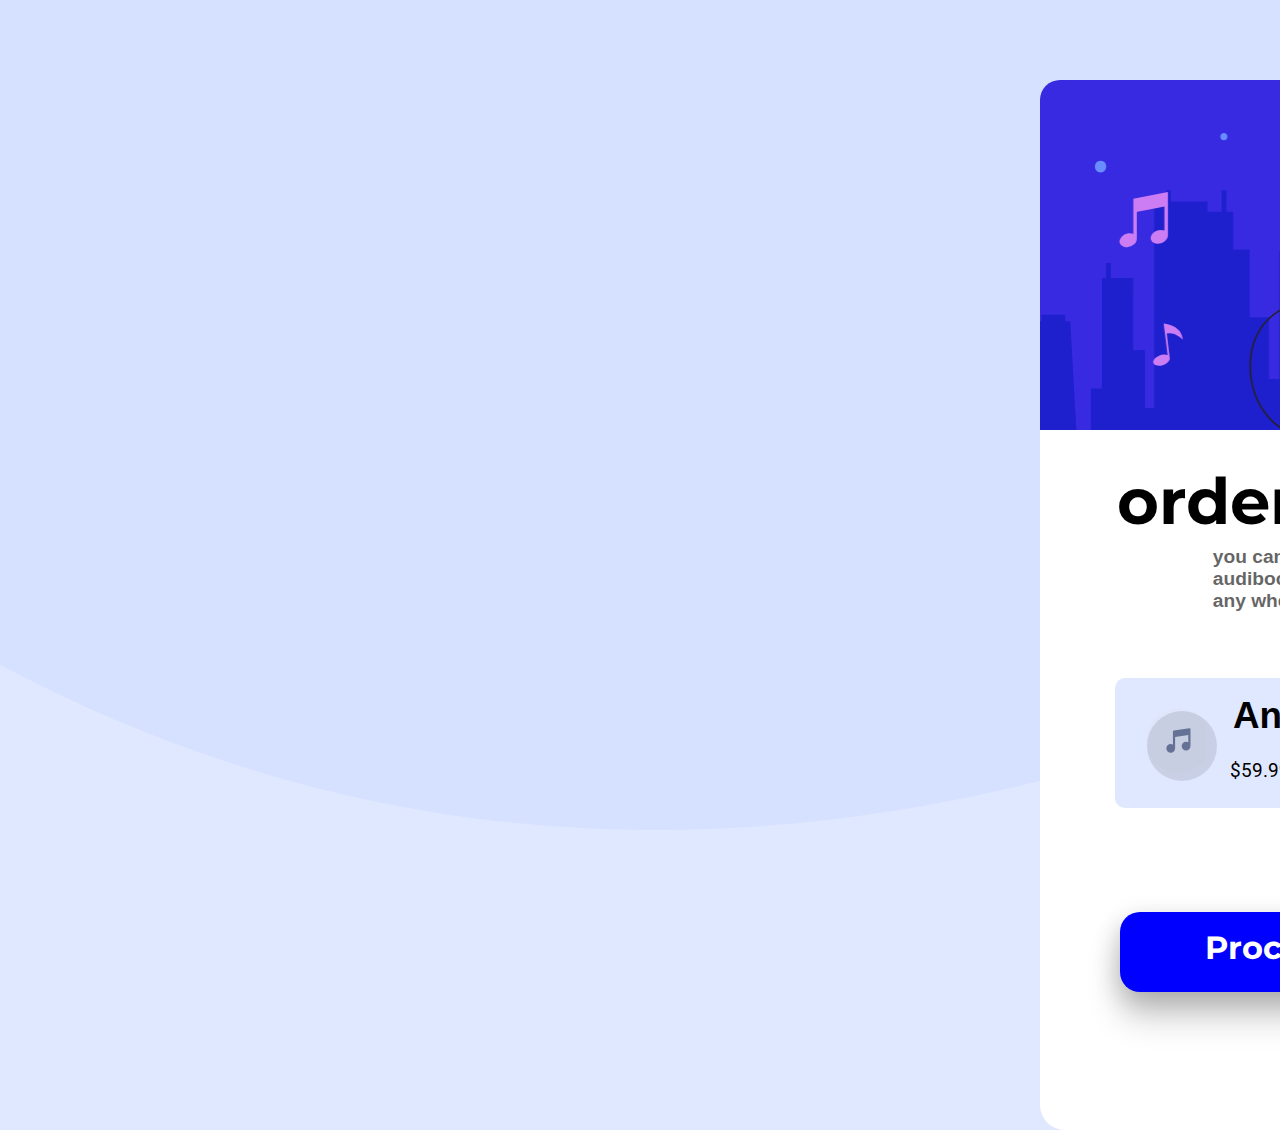
<file: index.html>
<!DOCTYPE html>
<html lang="en">
<head>
    <meta charset="UTF-8">
    <meta name="viewport" content="width=device-width, initial-scale=1.0">
    <title>My Music Website</title>
    <link rel="stylesheet" href="style.css">
    <link rel="preconnect" href="https://fonts.googleapis.com">
<link rel="preconnect" href="https://fonts.gstatic.com" crossorigin>
<link href="https://fonts.googleapis.com/css2?family=Montserrat:ital,wght@0,100..900;1,100..900&display=swap" rel="stylesheet">
<link rel="preconnect" href="https://fonts.googleapis.com">
<link rel="preconnect" href="https://fonts.gstatic.com" crossorigin>
<link href="https://fonts.googleapis.com/css2?family=Montserrat:ital,wght@0,100..900;1,100..900&family=Roboto:ital,wght@0,100;0,300;0,400;0,500;0,700;0,900;1,100;1,300;1,400;1,500;1,700;1,900&display=swap" rel="stylesheet">
</head>
<body>
    <div class="backgroundimage">
        <div class="container">
            <div class="image1"></div>
            <h1 class="heading1">order summary</h1>
            <p class="para1">you can now listen to millions of songs <br>audibooks, and podcasts on any device <br> any where you like!</p>
            <div class="container2">
                <div class="img"></div>
                <div class="circle"></div>
                <h2 class="heading2">Annual Plan</h2>
                <p class="para2">$59.99/year</p>
                <a href="#">change</a>
            </div>
            <div class="container3">
                <h3 class="heading3">Proceed to Payment</h3> 
            </div>
            <p class="cancel">cancel order</p>
            
        </div>

    </div>
    
</body>
</html>
</file>
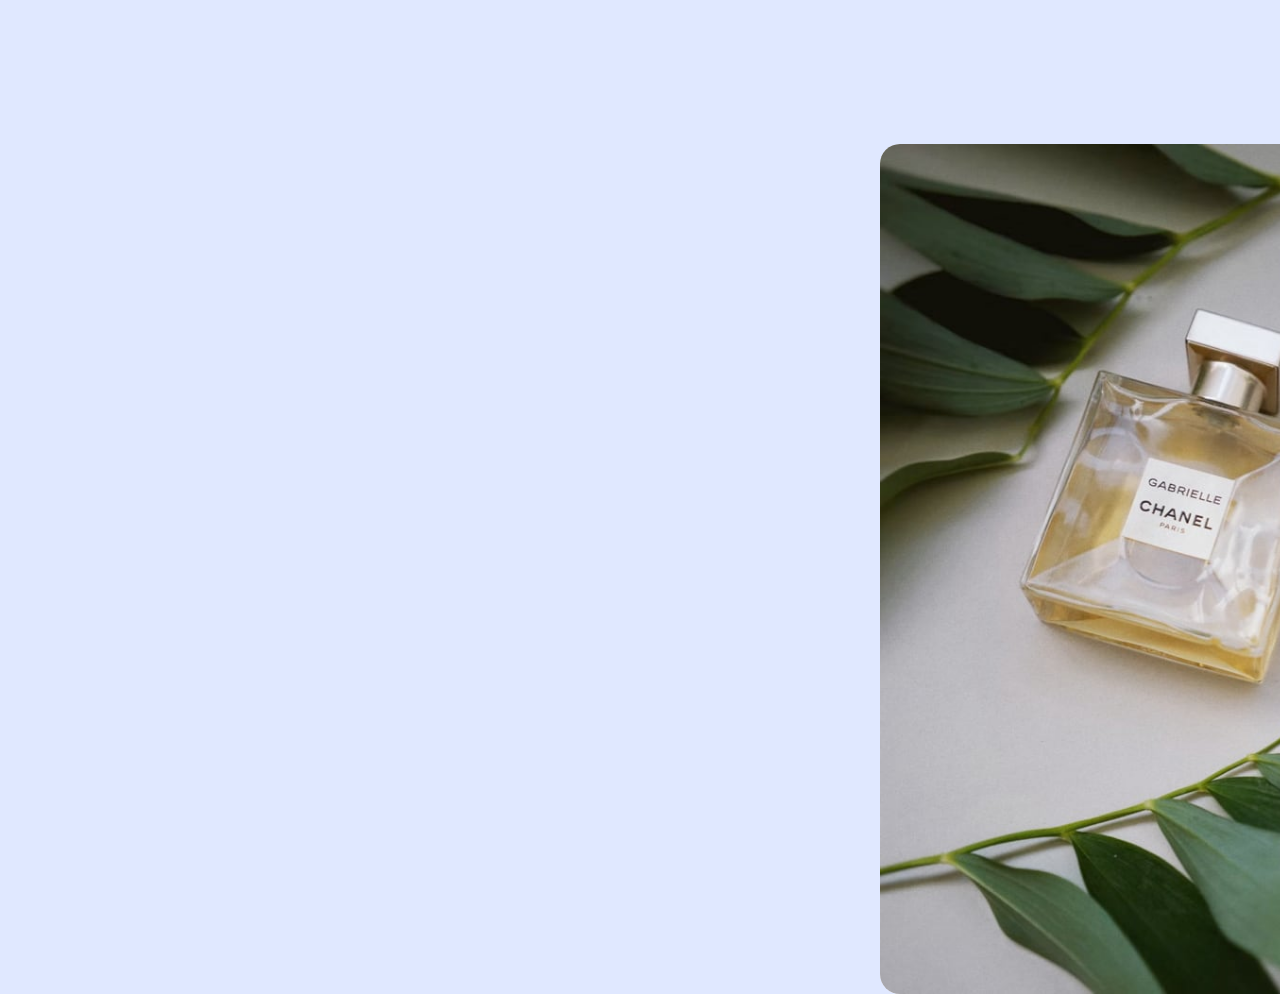
<file: order cart/index.html>
<!DOCTYPE html>
<html lang="en">
<head>
    <meta charset="UTF-8">
    <meta name="viewport" content="width=device-width, initial-scale=1.0">
    <title>Order Cart</title>
    <link rel="stylesheet" href="style.css">
    <link rel="preconnect" href="https://fonts.googleapis.com">
<link rel="preconnect" href="https://fonts.gstatic.com" crossorigin>
<link href="https://fonts.googleapis.com/css2?family=Inter+Tight:ital,wght@0,100..900;1,100..900&display=swap" rel="stylesheet">
<link rel="preconnect" href="https://fonts.googleapis.com">
<link rel="preconnect" href="https://fonts.gstatic.com" crossorigin>
<link href="https://fonts.googleapis.com/css2?family=Anton&display=swap" rel="stylesheet">
<link rel="preconnect" href="https://fonts.googleapis.com">
<link rel="preconnect" href="https://fonts.gstatic.com" crossorigin>
<link href="https://fonts.googleapis.com/css2?family=DM+Serif+Text:ital@0;1&display=swap" rel="stylesheet">
<link rel="preconnect" href="https://fonts.googleapis.com">
<link rel="preconnect" href="https://fonts.gstatic.com" crossorigin>

<link rel="preconnect" href="https://fonts.googleapis.com">
<link rel="preconnect" href="https://fonts.gstatic.com" crossorigin>
<link href="https://fonts.googleapis.com/css2?family=Bodoni+Moda+SC:ital,opsz,wght@0,6..96,400..900;1,6..96,400..900&display=swap" rel="stylesheet">
</head>
<body>
    <div class="container">
        <div class="img1"></div>
        <div class="container1">
        <p class="para1">PERFUME</p>
        <h1 class="heading1">Gaberielle <br> Essence Eau <br> De Parfum</h1>
        <p class="para2">A floral, solar and voluptuous <br>
        interpretation composed by <br>
        Oliveir Polge Perfume-creator <br>
       for the House of CHANEL.</p>
       <h2 class="heading2">$149.99</h2>
       <p class="dollar"><s>$169.99</s></p>
       <div class="divbox">
        <div class="image2"></div>
        <p class="cart">Add to Cart</p>
        
       </div>
    </div>
    </div>
</body>
</html>
</file>
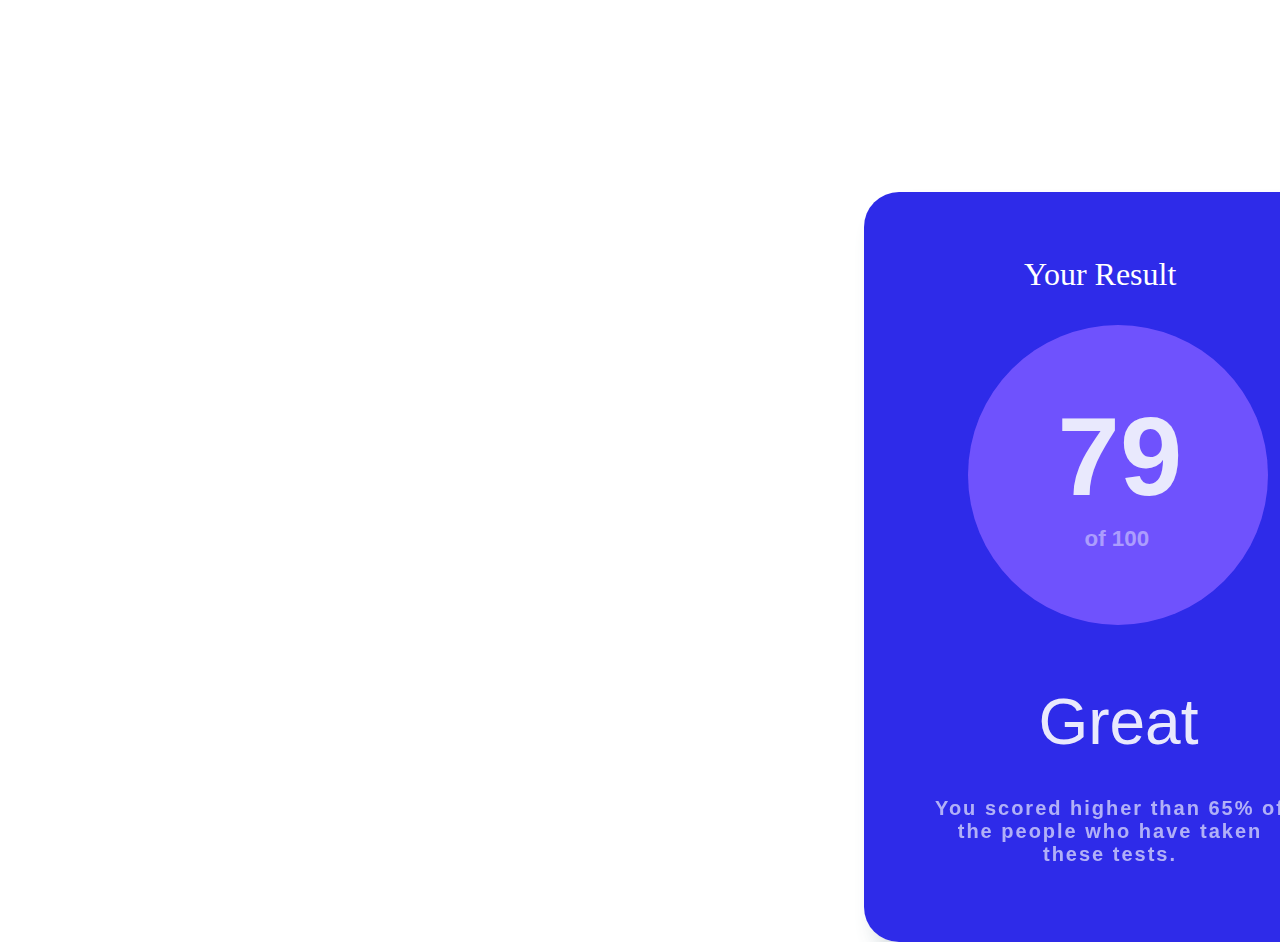
<file: project  3 css/index.html>
<!DOCTYPE html>
<html lang="en">
<head>
    <meta charset="UTF-8">
    <meta name="viewport" content="width=device-width, initial-scale=1.0">
    <title>My Project</title>
    <link rel="stylesheet" href="style.css">
</head>
<body>
    <div class="container"> 

            <div class="container-left">
                <p class="result">Your Result</p>
                <div class="circle">
                    <h1 class="heading1">79 <br><span>of 100</span></h1>
                    <h2 class="great">Great</h2>
                    <p class="para1">You scored higher than 65% of <br>
                    the people who have taken <br> these tests.</p>

                </div>
            </div>

            <div class="container-right">
                <h3>Summary</h3>
                <div class="ctn1">
                    <div class="img1"></div>
                    <p class="reaction">Reaction</p>
                    <p class="eighty">80<span>/100</span></p>
                </div>
                <div class="ctn2">
                    <div class="img2"></div>
                    <p class="memory">Memory</p>
                    <p class="ninety">92<span>/100</span></p>
                </div>
                <div class="ctn3">
                    <div class="img3"></div>
                    <p class="verbal">Verbal</p>
                    <p class="sixty">61<span>/100</span></p>
                </div>
                <div class="ctn4">
                    <div class="img4"></div>
                    <p class="visual">Visual</p>
                    <p class="seventy">72<span>/100</span></p>
                </div>
                <div class="lastdiv">
                    <p>Continue</p>
                </div>
                
            </div>

    </div>
</body>
</html>
</file>
<file: style.css>
*{
    padding: 0;
    margin: 0;
    box-sizing: border-box;
    background-color: hsl(225, 100%, 94%);
}
.backgroundimage{
    background: url(pattern-background-desktop.svg);
    background-size: cover;
    width: 2730px;
    height: 830px;
}
.container{
    width: 700px;
    height: 1050px;
    background-color: white;
    position: relative;
    left: 65em;
    top: 5em;
    border-radius: 25px;
}
.image1{
    background: url(illustration-hero.svg);
    background-size: cover;
    width: 700px;
    height: 350px;
    border-top-left-radius: 20px;
    border-top-right-radius: 20px;
}
.heading1{
    font-size: 4em;
    font-family: "Montserrat", sans-serif;
    background-color: white;
    width: 8.3em;
    position: relative;
    left: 1.2em;
    top: +0.5em;
}
.para1{
    font-size: 1.2em;
    font-family: sans-serif;
    font-weight: bold;
    background-color: white;
    /* letter-spacing: px; */
    width: 20em;
    position: relative;
    left: 9em;
    top: 2em;
    opacity: 0.6;
}
.container2{
    width: 550px;
    height: 130px;
    /* background-color: rgba(6, 105, 105, 0.082); */
    position: relative;
    left: 4.7em;
    top: 6.5em;
    border-radius: 10px;

}
.heading2{
    font-family: 'Franklin Gothic Medium', 'Arial Narrow', Arial, sans-serif;
    font-weight: bold;
    font-size: 2.3em;
    position: relative;
    left: 3.2em;
    top: -3.2em;
    width: 7em;
   

}
.para2{
    font-size: 1.2em;
    font-family: "Roboto";
    position: relative;
    left: 6em;
    top: -5em;
    width: 8em;
}
.img{
    background: url(icon-music.svg);
    background-size: cover;
    height: 65px;
    width: 60px;
    position: relative;
    left: 1.9em;
    top: 1.9em;
    background-color: hsl(225, 100%, 94%);
    color: hsl(225, 100%, 94%);
}
.circle{
    width: 70px;
    height: 70px;
    position: relative;
    left: 2em;
    top: -2em;
    background-color: black;
    border-radius: 50%;
    opacity: 0.1;
}
a{
    position: relative;
    left: 12.5em;
    top: -4.7em;
    font-size: 2em;
    font-weight: bold;
    font-family: 'Franklin Gothic Medium', 'Arial Narrow', Arial, sans-serif;
}
.container3{
    position: relative;
    top: 13em;
    left: 5em;
    width: 550px;
    height: 80px;
    background-color: blue;
    border-radius: 20px;
    text-align: center;
    box-shadow:  0 25px 34px 0 rgba(0, 0, 0, 0.2), 0 8px 26px 0 rgba(0, 0, 0, 0.19);;
}
.heading3{
    position: relative;
    top: 0.5em;
    left: 2em;
    background-color: blue;
    width: 12em;
    font-family: "Montserrat";
    font-size: 2em;
    color: white;
}
.cancel{
    position: relative;
    left: 8em;
    top: 8em;
    font-size: 2em;
    width: 7em;
    background-color: white;
    font-family: 'Franklin Gothic Medium', 'Arial Narrow', Arial, sans-serif;
}
</file>
<file: order cart/style.css>
*{
    margin: 0;
    padding: 0;
    box-sizing: border-box;
}
body{
    background-color:  hsl(225, 100%, 94%);
}
.container{
    height: 850px;
    width: 1000px;
    background-color: white;
    position: relative;
    left: 55em;
    top: 9em;
    border-radius: 20px;
}
.img1{
    background: url(image-product-desktop.jpg);
    background-size: cover;
    width: 500px;
    height: 850px;
    border-top-left-radius: 20px;
    border-bottom-left-radius: 20px;
}
.container1{
    position: relative;
    left: 34em;
    top: -50em;
    background-color: white;
    width: 13em;
}
.para1{
    font-family: "Inter Tight", sans-serif;
    font-optical-sizing: auto;
    font-weight: light;
    font-style: normal;
    letter-spacing: 15px;
    font-size: 1em; 
}
.heading1{
    font-family: "DM Serif Text", serif;
    font-weight: 400;
    font-style: normal;
    font-size: 4em;
    width: 7em;
    
}
.para2{
    font-family: "Poppins", sans-serif;
    font-style: normal;
    width: 15em;
    font-size: 1.7em;
    color: rgba(0, 0, 0, 0.5);
    position: relative;
    top: 1.5em;
    letter-spacing: 1.4px;
}
.heading2{
    position: relative;
    top: 1.5em;
    font-size: 4em;
    font-family: "Bodoni Moda SC", serif;
    font-optical-sizing: auto;
    font-weight: bold;
    font-style: normal;
    color: green;
}
.divbox{
    position: relative;
    top: 9em;
    /* left: 2em; */
    width: 25em;
    height: 5em;
    background-color: green;
    border-radius: 20px;
}
.cart{
    position: relative;
    top: -0.5em;
    left: 3em;
    font-size: 2.5em;
    color: white;
    font-family: 'Franklin Gothic Medium', 'Arial Narrow', Arial, sans-serif;
}
.image2{
    background: url(icon-cart.svg);
    background-size: cover;
    width: 40px;
    height: 40px;
    position: relative;
    left: 3.4em;
    top: 1.4em;
}
.dollar{
    font-family: 'Franklin Gothic Medium', 'Arial Narrow', Arial, sans-serif;
    font-weight: bold;
    font-size: 1.5em;
    position: relative;
    left: 12em;
    top: 1.3em;
    opacity: 0.4;

}
</file>
<file: project  3 css/style.css>
*{
    padding: 0;
    margin: 0;
    box-sizing: border-box;
}
body{
    background-color: white;
}
.container{
    width: 1000px;
    height: 750px;
    background-color: white;
    position: relative;
    top: 12em;
    left: 54em;
    border-radius: 35px;
    box-shadow: 10px 16px 19px hsla(192, 13%, 85%, 0.938);
}
.container-left{
    height: 750px;
    width: 500px;
    background-color: hsl(241, 81%, 54%);
    border-radius: 35px;
}
.container-right{
    height: 750px;
    width: 500px;
    background-color: white;
    position: relative;
    left: 31em;
    bottom: 50em;
    border-bottom-right-radius: 30px;
    border-top-right-radius: 30px;
}
.result{
    font-size: 2em;
    font-family: 'Times New Roman', Times, serif;
    color: white;
    position: relative;
    left: 5em;
    top: 2em;
}
.circle{
    height: 300px;
    width: 300px;
    background-color: hsl(252, 100%, 67%);
    position: relative;
    left: 6.5em;
    top: 6em;
    border-radius: 50%;
    opacity: 0.9;
}
.heading1{
    position: relative;
    left: 0.8em;
    top: 0.6em;
    font-size: 7em;
    color: white;
    font-family: Arial, Helvetica, sans-serif;
}
span{
    position: relative;
    left: 1.2em;
    top: -3.5em;
    font-size: 0.2em;
    font-family:  sans-serif;
    opacity: 0.5;
}
.great{
    font-size: 4em;
    font-family: 'Gill Sans', 'Gill Sans MT', Calibri, 'Trebuchet MS', sans-serif;
    color: white;
    font-weight: 100;
    position: relative;
    left: 1.1em;
    top: 1.6em;
}
.para1{
    font-size: 20px;
    font-family: 'Trebuchet MS', 'Lucida Sans Unicode', 'Lucida Grande', 'Lucida Sans', Arial, sans-serif;
    color: white;
    font-weight: bold;
    opacity: 0.7;
    position: relative;
    top: 7em;
    left: -2.9em;
    letter-spacing: 2px;
    width: 20em;
    text-align: center;
}
h3{
    font-size: 2em;
    font-family: 'Segoe UI', Tahoma, Geneva, Verdana, sans-serif;
    font-weight: bold;
    position: relative;
    left: 2em;
    top: 2em;
}
.ctn1{
    width: 400px;
    height: 80px;
    background-color: hsla(0, 94%, 48%, 0.103);
    position: relative;
    left: 2em;
    top: 5em;
    font-size: 1.5em;
    font-family: system-ui, -apple-system, BlinkMacSystemFont, 'Segoe UI', Roboto, Oxygen, Ubuntu, Cantarell, 'Open Sans', 'Helvetica Neue', sans-serif;
    border-radius: 15px;
    font-weight: bold;
}
.img1{
    background: url(icon-reaction.svg);
    background-size: cover;
    height: 30px;
    width: 30px;
    position: relative;
    top: 1.1em;
    left: 1.2em;
}

.reaction{
  color: hsl(0, 100%, 67%);
  position: relative;
  left: 3em;
  top: -0.3em;;

}
.eighty{
    font-size: 1em;
    position: relative;
    top: -1.56em;
    left: 10em;
}

.ctn1 span{
    font-size: 0.8em;
    font-family: 'Courier New', Courier, monospace;
    position: relative;
    top: -0.2em;
    left: 0.5em  
}
.ctn2{
    width: 400px;
    height: 80px;
    background-color:  hsla(47, 72%, 66%, 0.651);
    position: relative;
    left: 2em;
    top: 6.4em;
    font-size: 1.5em;
    font-family: system-ui, -apple-system, BlinkMacSystemFont, 'Segoe UI', Roboto, Oxygen, Ubuntu, Cantarell, 'Open Sans', 'Helvetica Neue', sans-serif;
    border-radius: 15px;
    font-weight: bold;

}
.img2{
    background: url(icon-memory.svg);
    background-size: cover;
    height: 30px;
    width: 30px;
    position: relative;
    top: 1.1em;
    left: 1.2em;
}
.memory{
    color: hsl(39, 100%, 56%);
    font-size: 1em;
    position: relative;
    left: 3em;
    top: -0.3em;
}
.ninety{
    font-size: 1em;
    position: relative;
    top: -1.56em;
    left: 10em;
}
.ctn2 span{
    font-size: 0.8em;
    font-family: 'Courier New', Courier, monospace;
    position: relative;
    top: -0.2em;
    left: 0.5em  
}
.ctn3{
    width: 400px;
    height: 80px;
    background-color: hsla(167, 7%, 49%, 0.541);
    position: relative;
    left: 2em;
    top: 8em;
    font-size: 1.5em;
    font-family: system-ui, -apple-system, BlinkMacSystemFont, 'Segoe UI', Roboto, Oxygen, Ubuntu, Cantarell, 'Open Sans', 'Helvetica Neue', sans-serif;
    border-radius: 15px;
    font-weight: bold;
}
.img3{
    background: url(icon-verbal.svg);
    background-size: cover;
    height: 30px;
    width: 30px;
    position: relative;
    top: 1.1em;
    left: 1.2em;
}


.verbal{
    color: rgba(0, 189, 145, 0.726);
    position: relative;
    left: 3em;
    top: -0.3em;
}
.sixty{
    font-size: 1em;
    position: relative;
    top: -1.56em;
    left: 10em;
}
.ctn3 span{
    font-size: 0.8em;
    font-family: 'Courier New', Courier, monospace;
    position: relative;
    top: -0.2em;
    left: 0.5em  
}
.ctn4{
    width: 400px;
    height: 80px;
    background-color:  hsla(233, 42%, 30%, 0.397);
    position: relative;
    left: 2em;
    top: 9.5em;
    font-weight: bold;
    font-size: 1.5em;
    font-family: system-ui, -apple-system, BlinkMacSystemFont, 'Segoe UI', Roboto, Oxygen, Ubuntu, Cantarell, 'Open Sans', 'Helvetica Neue', sans-serif;
    border-radius: 15px;
}
.img4{
    background: url(icon-visual.svg);
    background-size: cover;
    height: 30px;
    width: 30px;
    position: relative;
    top: 1.1em;
    left: 1.2em;
}
.visual{
    color: hsl(234, 85%, 45%);
    position: relative;
    left: 3em;
    top: -0.3em;
}
.seventy{
    font-size: 1em;
    position: relative;
    top: -1.56em;
    left: 10em;
}
.ctn4 span{
    font-size: 0.8em;
    font-family: 'Courier New', Courier, monospace;
    position: relative;
    top: -0.2em;
    left: 0.5em  
}
.lastdiv{
    height: 80px;
    width: 400px;
    background-color:  hsl(234, 85%, 45%);
    position: relative;
    top: 18.5em;
    left: 3em;
    border-radius: 40px;
}
.lastdiv p{
    font-size: 2em;
    font-family: Cambria, Cochin, Georgia, Times, 'Times New Roman', serif;
    position: relative;
    left: 3.5em;
    top: 0.5em;
    color: white;
}
</file>
